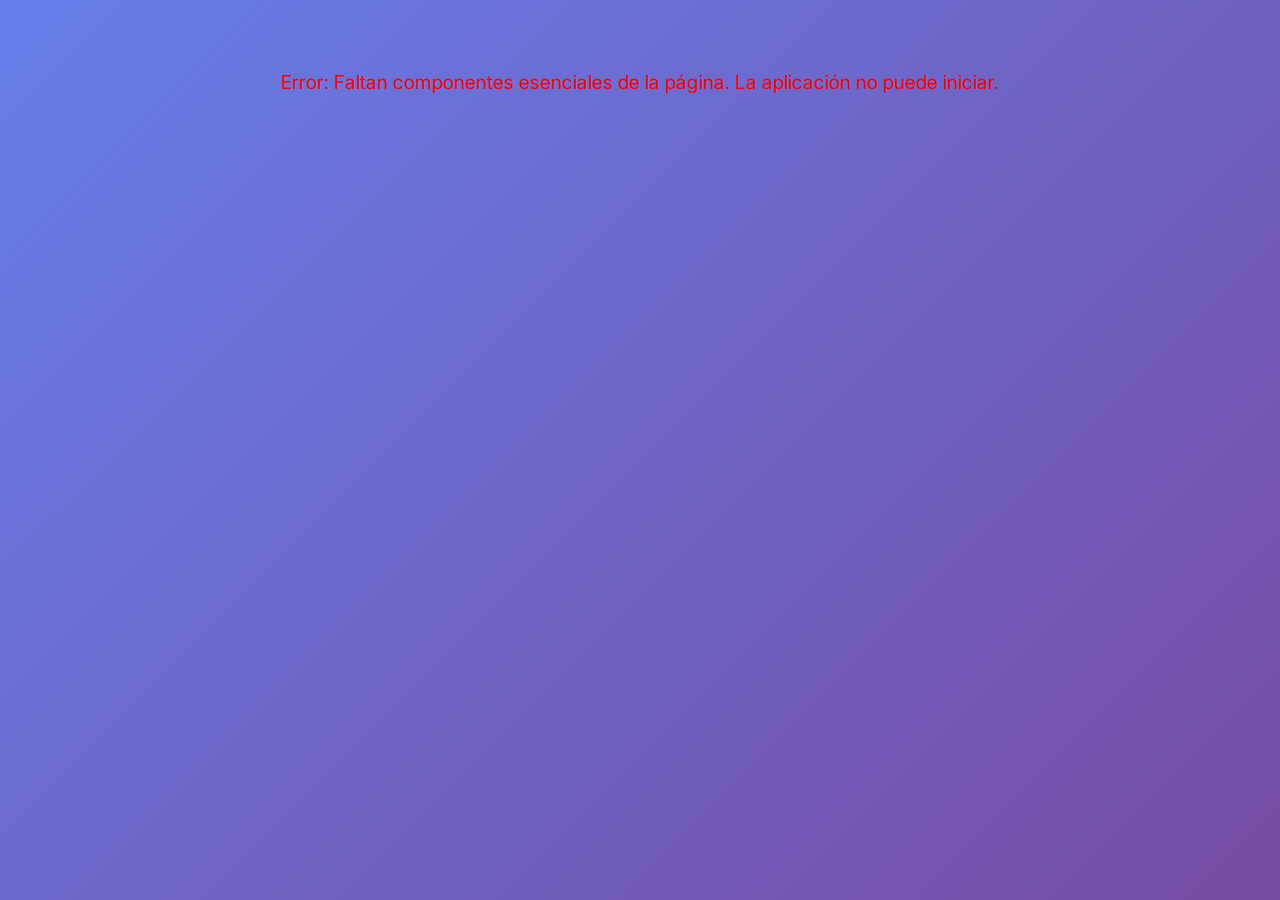
<file: Front/pages/laberinto.html>
<!DOCTYPE html>
<html lang="es">
<head>
    <meta charset="UTF-8">
    <meta name="viewport" content="width=device-width, initial-scale=1.0">
    <title>Visualizador de Matriz JSON</title>
    <link rel="stylesheet" href="../css/styles.css">
    <link rel="stylesheet" href="https://cdnjs.cloudflare.com/ajax/libs/font-awesome/6.0.0-beta3/css/all.min.css">
    <link href="https://fonts.googleapis.com/css2?family=Inter:wght@400;500;600;700&display=swap" rel="stylesheet">
</head>
<body>
    <div class="container">
        <header class="header">
            <div class="header-content">
                <div class="logo">
                    <i class="fas fa-th"></i> <!-- Changed icon -->
                    <h1>Visualizador de Matriz</h1>
                </div>
                <p class="subtitle">Carga un archivo JSON que contenga un campo "matrizInicial" para visualizarla como un mapa.</p>
            </div>
        </header>

        <section class="validator-section">
            <div class="validator-card">
                <div class="validator-header">
                    <h2><i class="fas fa-upload"></i> Cargar Archivo JSON</h2>
                </div>
                <div class="input-section">
                    <div class="file-input-wrapper">
                        <input type="file" id="jsonFile" class="file-input" accept=".json">
                        <label for="jsonFile" class="file-label" id="fileLabel">
                            <i class="fas fa-file-code"></i>
                            <span>Seleccionar archivo .json</span>
                        </label>
                    </div>
                    <p id="fileName" style="text-align: center; margin-top: 10px;"></p>
                    <button id="processJsonBtn" class="validate-btn" style="margin-top: 15px;" disabled>
                        <i class="fas fa-eye"></i> Visualizar Matriz
                    </button>
                </div>
            </div>
        </section>

        <section class="results-section" id="matrixDisplaySection" style="display:none;">
            <div class="results-header">
                <h3><i class="fas fa-map-marked-alt"></i> Matriz Visualizada</h3>
            </div>
            <div id="matrixGridContainer" class="matrix-grid-container">
                <!-- Matrix will be generated by JS here -->
            </div>
            <p id="jsonError" style="color: red; text-align: center; margin-top:10px;"></p>
        </section>

        <footer class="footer">
            <p>&copy; 2025 Mi Proyecto. Todos los derechos reservados. <a href="../index.html" class="validate-btn" style="text-decoration: none; display: inline-block; margin-left: 20px; padding: 8px 15px; font-size: 0.9em;">Volver al Inicio</a></p>
        </footer>
    </div>
    <script src="../js/maze_solver/solver.js"></script>
    <script src="../js/maze_solver/universe.js"></script>
    <script src="../js/maze_solver/table_logic.js"></script>
</body>
</html>
</file>
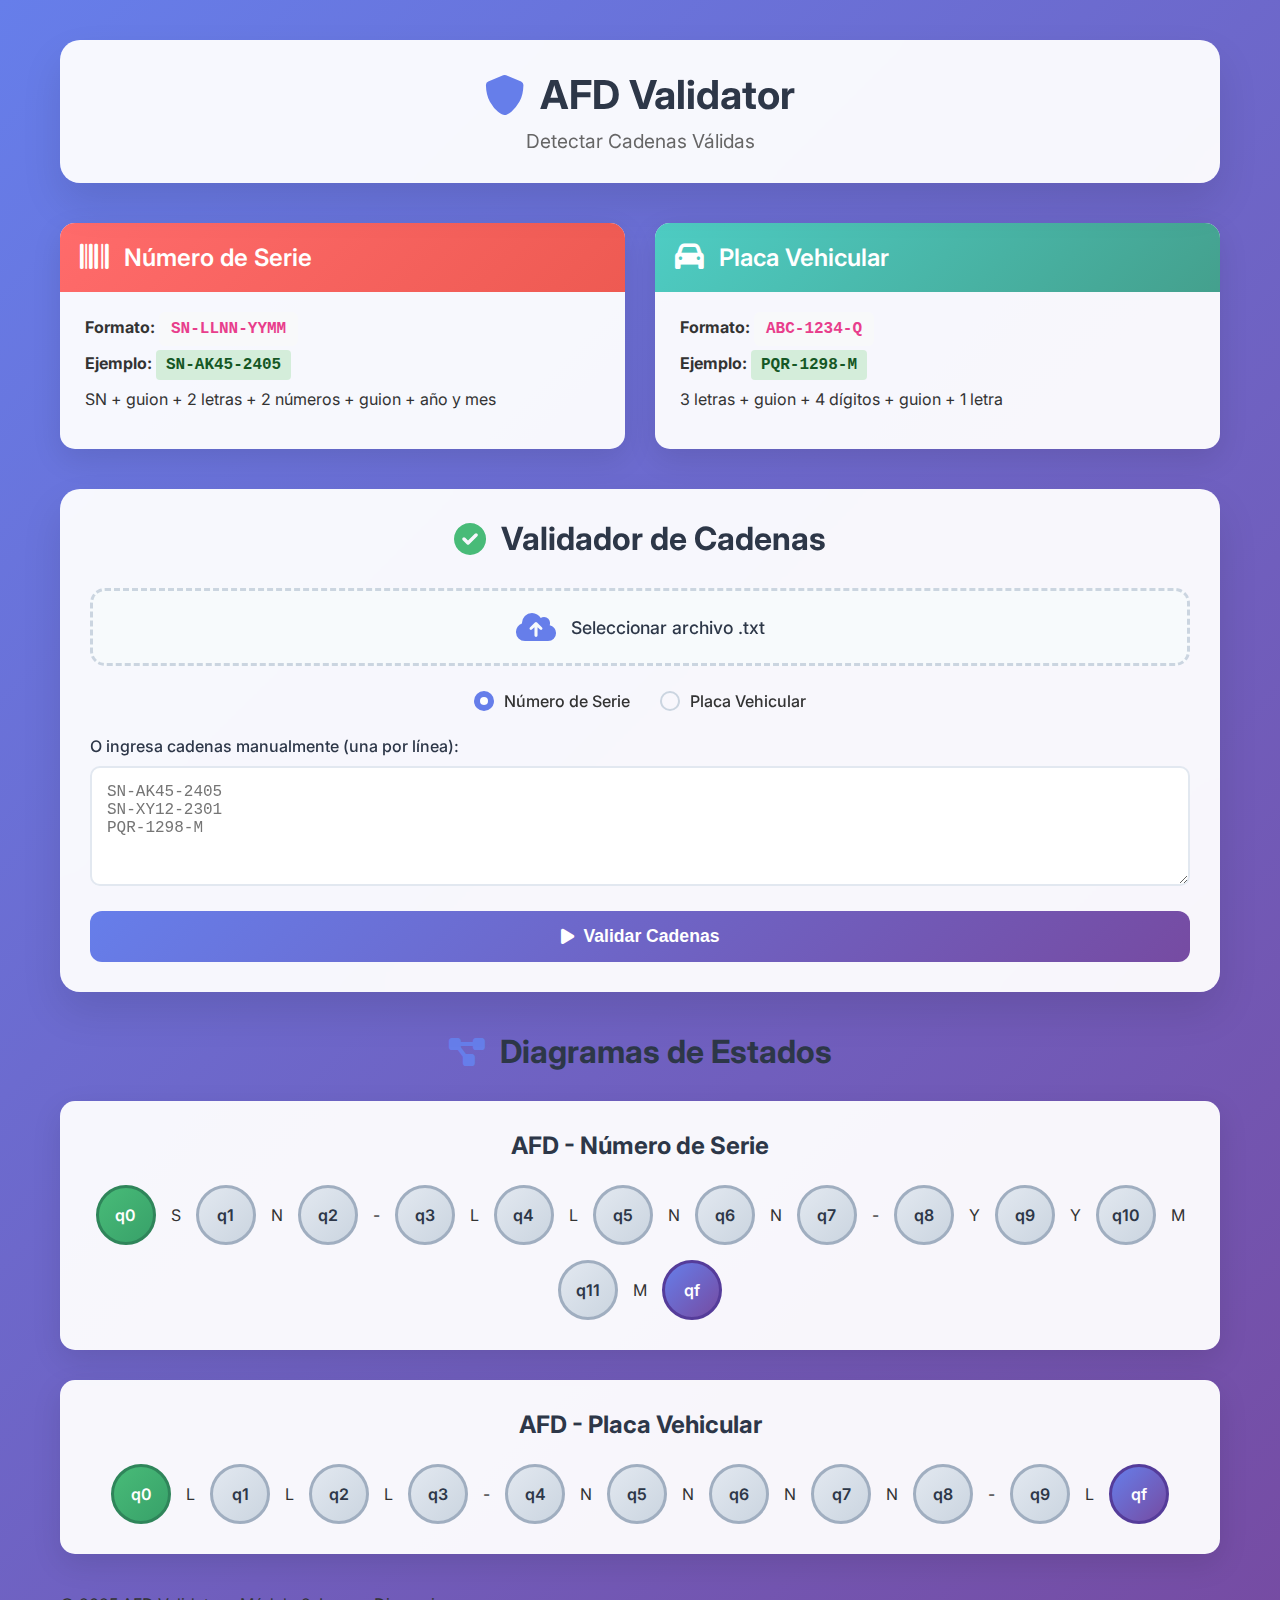
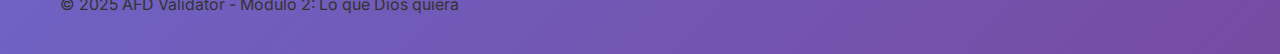
<file: Front/pages/regex.html>
<!DOCTYPE html>
<html lang="es">

<head>
    <meta charset="UTF-8">
    <meta name="viewport" content="width=device-width, initial-scale=1.0">
    <title>AFD Validator - Patrullas Sintácticas</title>
    <link rel="stylesheet" href="../css/styles.css">
    <link href="https://cdnjs.cloudflare.com/ajax/libs/font-awesome/6.0.0/css/all.min.css" rel="stylesheet">
    <link href="https://fonts.googleapis.com/css2?family=Inter:wght@300;400;500;600;700&display=swap" rel="stylesheet">
</head>

<body>
    <div class="container">
        <!-- Header -->
        <header class="header">
            <div class="header-content">
                <div class="logo">
                    <i class="fas fa-shield-alt"></i>
                    <h1>AFD Validator</h1>
                </div>
                <p class="subtitle">Detectar Cadenas Válidas</p>
            </div>
        </header>

        <!-- Main Content -->
        <main class="main-content">
            <!-- AFD Information Cards -->
            <section class="afd-info">
                <div class="info-card">
                    <div class="card-header serial">
                        <i class="fas fa-barcode"></i>
                        <h3>Número de Serie</h3>
                    </div>
                    <div class="card-body">
                        <div class="format">
                            <strong>Formato:</strong> <code>SN-LLNN-YYMM</code>
                        </div>
                        <div class="example">
                            <strong>Ejemplo:</strong> <span class="valid-example">SN-AK45-2405</span>
                        </div>
                        <div class="description">
                            SN + guion + 2 letras + 2 números + guion + año y mes
                        </div>
                    </div>
                </div>

                <div class="info-card">
                    <div class="card-header plate">
                        <i class="fas fa-car"></i>
                        <h3>Placa Vehicular</h3>
                    </div>
                    <div class="card-body">
                        <div class="format">
                            <strong>Formato:</strong> <code>ABC-1234-Q</code>
                        </div>
                        <div class="example">
                            <strong>Ejemplo:</strong> <span class="valid-example">PQR-1298-M</span>
                        </div>
                        <div class="description">
                            3 letras + guion + 4 dígitos + guion + 1 letra
                        </div>
                    </div>
                </div>
            </section>

            <!-- Validator Section -->
            <section class="validator-section">
                <div class="validator-card">
                    <div class="validator-header">
                        <h2><i class="fas fa-check-circle"></i> Validador de Cadenas</h2>
                    </div>

                    <!-- File Input -->
                    <div class="input-section">
                        <div class="file-input-wrapper">
                            <input type="file" id="fileInput" accept=".txt" class="file-input">
                            <label for="fileInput" class="file-label">
                                <i class="fas fa-cloud-upload-alt"></i>
                                <span>Seleccionar archivo .txt</span>
                            </label>
                        </div>

                        <!-- Validator Type Selection -->
                        <div class="type-selector">
                            <label class="type-option">
                                <input type="radio" name="validatorType" value="serial" checked>
                                <span class="radio-custom"></span>
                                <span class="radio-label">Número de Serie</span>
                            </label>
                            <label class="type-option">
                                <input type="radio" name="validatorType" value="plate">
                                <span class="radio-custom"></span>
                                <span class="radio-label">Placa Vehicular</span>
                            </label>
                        </div>

                        <!-- Manual Input -->
                        <div class="manual-input">
                            <label for="manualText">O ingresa cadenas manualmente (una por línea):</label>
                            <textarea id="manualText"
                                placeholder="SN-AK45-2405&#10;SN-XY12-2301&#10;PQR-1298-M"></textarea>
                        </div>

                        <button id="validateBtn" class="validate-btn">
                            <i class="fas fa-play"></i>
                            Validar Cadenas
                        </button>
                    </div>

                    <!-- Results -->
                    <div id="results" class="results-section" style="display: none;">
                        <div class="results-header">
                            <h3><i class="fas fa-clipboard-list"></i> Resultados de Validación</h3>
                            <div class="results-summary">
                                <span id="validCount" class="count valid">0 válidas</span>
                                <span id="invalidCount" class="count invalid">0 inválidas</span>
                            </div>
                        </div>
                        <div id="resultsList" class="results-list"></div>
                    </div>
                </div>
            </section>

            <!-- State Diagrams -->
            <section class="diagrams-section">
                <h2><i class="fas fa-project-diagram"></i> Diagramas de Estados</h2>

                <div class="diagram-container">
                    <h3>AFD - Número de Serie</h3>
                    <div class="diagram serial-diagram">
                        <div class="states-flow">
                            <div class="state initial">q0</div>
                            <div class="arrow">S</div>
                            <div class="state">q1</div>
                            <div class="arrow">N</div>
                            <div class="state">q2</div>
                            <div class="arrow">-</div>
                            <div class="state">q3</div>
                            <div class="arrow">L</div>
                            <div class="state">q4</div>
                            <div class="arrow">L</div>
                            <div class="state">q5</div>
                            <div class="arrow">N</div>
                            <div class="state">q6</div>
                            <div class="arrow">N</div>
                            <div class="state">q7</div>
                            <div class="arrow">-</div>
                            <div class="state">q8</div>
                            <div class="arrow">Y</div>
                            <div class="state">q9</div>
                            <div class="arrow">Y</div>
                            <div class="state">q10</div>
                            <div class="arrow">M</div>
                            <div class="state">q11</div>
                            <div class="arrow">M</div>
                            <div class="state final">qf</div>
                        </div>
                    </div>
                </div>

                <div class="diagram-container">
                    <h3>AFD - Placa Vehicular</h3>
                    <div class="diagram plate-diagram">
                        <div class="states-flow">
                            <div class="state initial">q0</div>
                            <div class="arrow">L</div>
                            <div class="state">q1</div>
                            <div class="arrow">L</div>
                            <div class="state">q2</div>
                            <div class="arrow">L</div>
                            <div class="state">q3</div>
                            <div class="arrow">-</div>
                            <div class="state">q4</div>
                            <div class="arrow">N</div>
                            <div class="state">q5</div>
                            <div class="arrow">N</div>
                            <div class="state">q6</div>
                            <div class="arrow">N</div>
                            <div class="state">q7</div>
                            <div class="arrow">N</div>
                            <div class="state">q8</div>
                            <div class="arrow">-</div>
                            <div class="state">q9</div>
                            <div class="arrow">L</div>
                            <div class="state final">qf</div>
                        </div>
                    </div>
                </div>
            </section>
        </main>

        <!-- Footer -->
        <footer class="footer">
            <p>&copy; 2025 AFD Validator - Módulo 2: Lo que Dios quiera</p>
        </footer>
    </div>

    <script src="../js/automatas/script.js"></script>
</body>

</html>
</file>
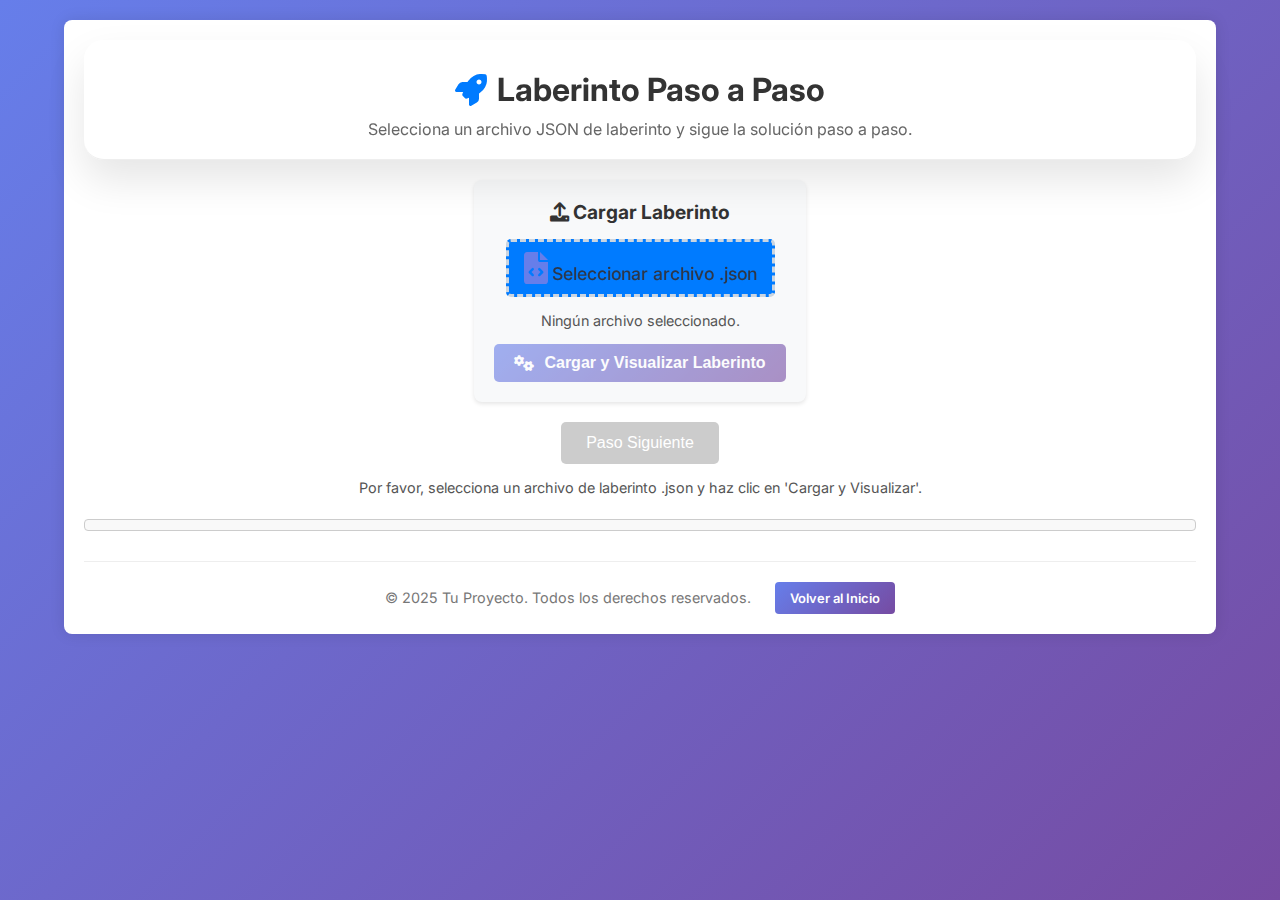
<file: Front/pages/table_page.html>
<!DOCTYPE html>
<html lang="es">
<head>
    <meta charset="UTF-8">
    <meta name="viewport" content="width=device-width, initial-scale=1.0">
    <title>Visualizador de Laberinto - Paso a Paso</title>
    <link rel="stylesheet" href="../css/styles.css">
    <link rel="stylesheet" href="https://cdnjs.cloudflare.com/ajax/libs/font-awesome/6.0.0-beta3/css/all.min.css">
    <link href="https://fonts.googleapis.com/css2?family=Inter:wght@400;500;600;700&display=swap" rel="stylesheet">
</head>
<body class="table-page-layout"> <!-- Added class -->
    <div class="container">
        <header class="header">
            <div class="logo">
                <i class="fas fa-rocket"></i>
                <h1>Laberinto Paso a Paso</h1>
            </div>
            <p class="subtitle">Selecciona un archivo JSON de laberinto y sigue la solución paso a paso.</p>
        </header>

        <section class="file-load-section"> <!-- Inline style removed -->
            <div class="input-section"> <!-- Inline style removed -->
                <h2><i class="fas fa-upload"></i> Cargar Laberinto</h2> <!-- Inline style removed -->
                <div class="file-input-wrapper"> <!-- Inline style removed -->
                    <input type="file" id="jsonFile" class="file-input" accept=".json"> <!-- Inline style removed -->
                    <label for="jsonFile" class="file-label" id="fileLabel"> <!-- Inline style removed -->
                        <i class="fas fa-file-code"></i>
                        <span>Seleccionar archivo .json</span>
                    </label>
                </div>
                <p id="fileName">Ningún archivo seleccionado.</p> <!-- Inline style removed -->
                <button id="loadMatrixButton" class="validate-btn" disabled> <!-- Inline style removed -->
                    <i class="fas fa-cogs"></i> Cargar y Visualizar Laberinto
                </button>
            </div>
        </section>

        <section class="maze-section">
            <div class="maze-controls">
                <button id="next-step-button">Paso Siguiente</button>
                <p id="solution-status">Por favor, carga un archivo de laberinto.</p>
            </div>
            <div id="matrix-container">
                <!-- La matriz se generará aquí por JavaScript -->
            </div>
        </section>

        <footer class="footer">
            <p>&copy; 2025 Tu Proyecto. Todos los derechos reservados.
                <a href="../index.html" class="validate-btn">Volver al Inicio</a>
            </p>
        </footer>
    </div>

    <!-- Scripts: Universe and MazeSolver must be loaded before table_logic.js -->
    <script src="../js/maze_solver/universe.js"></script>
    <script src="../js/maze_solver/solver.js"></script>
    <script src="../js/maze_solver/table_logic.js"></script>
</body>
</html>
</file>
<file: Front/css/styles.css>
* {
    margin: 0;
    padding: 0;
    box-sizing: border-box;
}

body {
    font-family: 'Inter', sans-serif;
    background: linear-gradient(135deg, #667eea 0%, #764ba2 100%);
    min-height: 100vh;
    color: #333;
    display: flex; /* Added */
    flex-direction: column; /* Added */
    align-items: center; /* Added to center content like .container or #matrixDisplaySection */
    padding: 20px; /* Added some padding to body */
}

.container {
    max-width: 1200px;
    margin: 0 auto;
    padding: 20px;
}

/* Header Styles */
.header {
    text-align: center;
    margin-bottom: 40px;
    background: rgba(255, 255, 255, 0.95);
    border-radius: 20px;
    padding: 30px;
    box-shadow: 0 20px 40px rgba(0, 0, 0, 0.1);
    backdrop-filter: blur(10px);
}

.header-content .logo {
    display: flex;
    align-items: center;
    justify-content: center;
    gap: 15px;
    margin-bottom: 10px;
}

.header-content .logo i {
    font-size: 2.5em;
    color: #667eea;
}

.header-content h1 {
    font-size: 2.5em;
    font-weight: 700;
    color: #2d3748;
}

.subtitle {
    font-size: 1.2em;
    color: #666;
    font-weight: 400;
}

/* AFD Info Cards */
.afd-info {
    display: grid;
    grid-template-columns: repeat(auto-fit, minmax(350px, 1fr));
    gap: 30px;
    margin-bottom: 40px;
}

.info-card {
    background: rgba(255, 255, 255, 0.95);
    border-radius: 15px;
    overflow: hidden;
    box-shadow: 0 10px 30px rgba(0, 0, 0, 0.1);
    transition: transform 0.3s ease, box-shadow 0.3s ease;
}

.info-card:hover {
    transform: translateY(-5px);
    box-shadow: 0 20px 40px rgba(0, 0, 0, 0.15);
}

.card-header {
    padding: 20px;
    color: white;
    display: flex;
    align-items: center;
    gap: 15px;
}

.card-header.serial {
    background: linear-gradient(135deg, #ff6b6b, #ee5a52);
}

.card-header.plate {
    background: linear-gradient(135deg, #4ecdc4, #44a08d);
}

.card-header i {
    font-size: 1.8em;
}

.card-header h3 {
    font-size: 1.5em;
    font-weight: 600;
}

.card-body {
    padding: 25px;
}

.format,
.example,
.description {
    margin-bottom: 15px;
}

.format code {
    background: #f8f9fa;
    padding: 8px 12px;
    border-radius: 6px;
    font-family: 'Courier New', monospace;
    font-weight: 600;
    color: #e83e8c;
}

.valid-example {
    background: #d4edda;
    color: #155724;
    padding: 6px 10px;
    border-radius: 4px;
    font-family: 'Courier New', monospace;
    font-weight: 600;
}

/* Validator Section */
.validator-section {
    margin-bottom: 40px;
}

.validator-card {
    background: rgba(255, 255, 255, 0.95);
    border-radius: 20px;
    padding: 30px;
    box-shadow: 0 20px 40px rgba(0, 0, 0, 0.1);
    backdrop-filter: blur(10px);
}

.validator-header {
    text-align: center;
    margin-bottom: 30px;
}

.validator-header h2 {
    font-size: 2em;
    color: #2d3748;
    display: flex;
    align-items: center;
    justify-content: center;
    gap: 15px;
}

.validator-header i {
    color: #48bb78;
}

/* Input Section */
.input-section {
    display: flex;
    flex-direction: column;
    gap: 25px;
}

.file-input-wrapper {
    position: relative;
}

.file-input {
    position: absolute;
    opacity: 0;
    width: 0;
    height: 0;
}

.file-label {
    display: flex;
    align-items: center;
    justify-content: center;
    gap: 15px;
    padding: 20px;
    border: 3px dashed #cbd5e0;
    border-radius: 15px;
    cursor: pointer;
    transition: all 0.3s ease;
    background: #f7fafc;
}

.file-label:hover {
    border-color: #667eea;
    background: #edf2f7;
}

.file-label i {
    font-size: 2em;
    color: #667eea;
}

.file-label span {
    font-size: 1.1em;
    font-weight: 500;
    color: #2d3748;
}

.file-selected {
    border-color: #48bb78 !important;
    background: #f0fff4 !important;
}

.file-selected i {
    color: #48bb78 !important;
}

/* Type Selector */
.type-selector {
    display: flex;
    gap: 30px;
    justify-content: center;
}

.type-option {
    display: flex;
    align-items: center;
    gap: 10px;
    cursor: pointer;
    font-weight: 500;
}

.type-option input[type="radio"] {
    display: none;
}

.radio-custom {
    width: 20px;
    height: 20px;
    border: 2px solid #cbd5e0;
    border-radius: 50%;
    position: relative;
    transition: all 0.3s ease;
}

.type-option input[type="radio"]:checked+.radio-custom {
    border-color: #667eea;
    background: #667eea;
}

.type-option input[type="radio"]:checked+.radio-custom::after {
    content: '';
    position: absolute;
    top: 50%;
    left: 50%;
    width: 8px;
    height: 8px;
    background: white;
    border-radius: 50%;
    transform: translate(-50%, -50%);
}

/* Manual Input */
.manual-input {
    display: flex;
    flex-direction: column;
    gap: 10px;
}

.manual-input label {
    font-weight: 500;
    color: #2d3748;
}

.manual-input textarea {
    padding: 15px;
    border: 2px solid #e2e8f0;
    border-radius: 10px;
    font-size: 1em;
    font-family: 'Courier New', monospace;
    resize: vertical;
    min-height: 120px;
    transition: border-color 0.3s ease;
}

.manual-input textarea:focus {
    outline: none;
    border-color: #667eea;
}

/* Validate Button */
.validate-btn {
    background: linear-gradient(135deg, #667eea, #764ba2);
    color: white;
    border: none;
    padding: 15px 30px;
    border-radius: 12px;
    font-size: 1.1em;
    font-weight: 600;
    cursor: pointer;
    transition: all 0.3s ease;
    display: flex;
    align-items: center;
    justify-content: center;
    gap: 10px;
}

.validate-btn:hover {
    transform: translateY(-2px);
    box-shadow: 0 10px 25px rgba(102, 126, 234, 0.4);
}

.validate-btn:active {
    transform: translateY(0);
}

.validate-btn:disabled {
    opacity: 0.6;
    cursor: not-allowed;
    transform: none;
    box-shadow: none;
}

/* Results Section */
.results-section {
    margin-top: 30px;
    padding-top: 30px;
    border-top: 2px solid #e2e8f0;
}

.results-header {
    display: flex;
    justify-content: space-between;
    align-items: center;
    margin-bottom: 20px;
}

.results-header h3 {
    display: flex;
    align-items: center;
    gap: 10px;
    color: #2d3748;
}

.results-summary {
    display: flex;
    gap: 15px;
}

.count {
    padding: 8px 16px;
    border-radius: 20px;
    font-weight: 600;
    font-size: 0.9em;
}

.count.valid {
    background: #d4edda;
    color: #155724;
}

.count.invalid {
    background: #f8d7da;
    color: #721c24;
}

.results-list {
    display: flex;
    flex-direction: column;
    gap: 15px;
}

.result-item {
    padding: 20px;
    border-radius: 12px;
    border-left: 5px solid;
    transition: all 0.3s ease;
}

.result-item:hover {
    transform: translateX(5px);
}

.result-item.valid {
    background: #d4edda;
    border-left-color: #28a745;
}

.result-item.invalid {
    background: #f8d7da;
    border-left-color: #dc3545;
}

.result-header {
    display: flex;
    align-items: center;
    gap: 15px;
    margin-bottom: 10px;
}

.result-icon {
    font-size: 1.2em;
}

.result-icon.valid {
    color: #28a745;
}

.result-icon.invalid {
    color: #dc3545;
}

.result-line {
    font-weight: 600;
    color: #2d3748;
}

.result-string {
    font-family: 'Courier New', monospace;
    background: rgba(255, 255, 255, 0.7);
    padding: 8px 12px;
    border-radius: 6px;
    margin: 10px 0;
}

.result-message {
    color: #666;
    font-size: 0.95em;
}

/* Diagrams Section */
.diagrams-section {
    margin-bottom: 40px;
}

.diagrams-section h2 {
    text-align: center;
    color: #2d3748;
    font-size: 2em;
    margin-bottom: 30px;
    display: flex;
    align-items: center;
    justify-content: center;
    gap: 15px;
}

.diagrams-section h2 i {
    color: #667eea;
}

.diagram-container {
    background: rgba(255, 255, 255, 0.95);
    border-radius: 15px;
    padding: 30px;
    margin-bottom: 30px;
    box-shadow: 0 10px 30px rgba(0, 0, 0, 0.1);
}

.diagram-container h3 {
    text-align: center;
    color: #2d3748;
    margin-bottom: 25px;
    font-size: 1.5em;
}

.states-flow {
    display: flex;
    align-items: center;
    justify-content: center;
    flex-wrap: wrap;
    gap: 15px;
}

.state {
    width: 60px;
    height: 60px;
    border-radius: 50%;
    background: linear-gradient(135deg, #e2e8f0, #cbd5e0);
    display: flex;
    align-items: center;
    justify-content: center;
    font-weight: 600;
    color: #2d3748;
    border: 3px solid #a0aec0;
    transition: all 0.3s ease;
}

.state:hover {
    transform: scale(1.1);
    box-shadow: 0 5px 15px rgba(0, 0, 0, 0.2);
}

.state.initial {
    background: linear-gradient(135deg, #48bb78, #38a169);
    color: white;
    border-color: #2f855a;
}

.state.final {
    background: linear-gradient(135deg, #667eea, #764ba2);
    color: white;
    border-color: #553c9a;
}

/* Styles for Matrix Display (table_page.html) */
#matrixDisplaySection {
    margin-top: 30px;
    background: rgba(255, 255, 255, 0.9);
    padding: 20px;
    border-radius: 15px;
    box-shadow: 0 10px 30px rgba(0, 0, 0, 0.1);
    width: 90%; /* Use a good portion of the available width */
    max-width: 1600px; /* Max width for very large screens */
    margin-left: auto; /* Center the section */
    margin-right: auto;
    display: flex; /* Use flex to manage layout of children, e.g., centering the grid */
    flex-direction: column; /* Stack children vertically */
    align-items: center; /* Center children (like the grid container) horizontally */
}

#matrixGridContainer {
    display: grid;
    gap: 2px; /* Small gap between cells */
    background-color: #ccc; /* Border color for the grid */
    border: 1px solid #ccc;
    margin: 20px 0; /* Adjusted margin, horizontal centering handled by parent flex */
    overflow: auto; /* Enable scrollbars if content exceeds dimensions */
    width: fit-content; /* Grid itself should be as wide as its content */
    max-width: 100%; /* But not wider than its parent section */
    max-height: 88vh; /* Max height of 88% of viewport height, then scroll */
}

.matrix-cell {
    width: 20px; /* Fixed width */
    height: 20px; /* Fixed height */
    display: flex;
    justify-content: center;
    align-items: center;
    background-color: #fff; /* Default cell background */
    font-size: 0.6em; /* Adjusted font size for smaller cells */
    font-weight: bold;
    border: 1px solid #eee; /* Light border for cells */
    box-sizing: border-box; /* Include padding and border in the element\'s total width and height */
}

.matrix-cell svg {
    width: 16px; /* Explicit size for SVGs in small cells */
    height: 16px; /* Explicit size for SVGs in small cells */
}

/* Tooltip styling (browser default, but can be enhanced if needed) */
.matrix-cell[title] {
    cursor: help;
}

/* Error message styling for JSON processing */
#jsonErrorDisplay {
    color: #dc3545; /* Bootstrap danger color */
    font-weight: bold;
    margin-top: 10px;
}

/* File input specific styling if needed for table_page.html */
#jsonFileInputLabel {
    display: block; /* Or inline-block */
    margin: 15px auto;
    padding: 12px 20px;
    background-color: #667eea;
    color: white;
    border: none;
    border-radius: 8px;
    cursor: pointer;
    transition: background-color 0.3s ease;
    text-align: center;
    max-width: 300px;
}

#jsonFileInputLabel:hover {
    background-color: #5a67d8;
}

#fileNameDisplay {
    margin-top: 5px;
    font-size: 0.9em;
    color: #555;
    text-align: center;
}

#processJsonBtn {
    display: block;
    margin: 15px auto;
    padding: 12px 25px;
    background-color: #48bb78; /* Green */
    color: white;
    border: none;
    border-radius: 8px;
    font-size: 1em;
    font-weight: 500;
    cursor: pointer;
    transition: background-color 0.3s ease;
}

#processJsonBtn:disabled {
    background-color: #a0aec0; /* Gray when disabled */
    cursor: not-allowed;
}

#processJsonBtn:hover:not(:disabled) {
    background-color: #38a169;
}

/* Styles for table_page.html */
.table-page-layout {
    font-family: 'Inter', sans-serif;
    background-color: #f0f2f5;
    color: #333;
    margin: 0;
    padding: 0;
    display: flex;
    flex-direction: column;
    align-items: center;
    min-height: 100vh;
}

.table-page-layout .container {
    width: 90%;
    max-width: 1200px;
    margin: 20px auto;
    background-color: #fff;
    padding: 20px;
    border-radius: 8px;
    box-shadow: 0 0 15px rgba(0,0,0,0.1);
}

.table-page-layout .header {
    text-align: center;
    padding-bottom: 20px;
    border-bottom: 1px solid #eee;
    margin-bottom: 20px;
}

.table-page-layout .header .logo {
    display: flex;
    align-items: center;
    justify-content: center;
    margin-bottom: 10px;
}

.table-page-layout .header .logo i {
    font-size: 2em;
    color: #007bff; /* Primary color */
    margin-right: 10px;
}

.table-page-layout .header h1 {
    font-size: 2em;
    color: #333;
    margin: 0;
}

.table-page-layout .subtitle {
    font-size: 1em;
    color: #666;
}

.table-page-layout .maze-section {
    text-align: center;
}

.table-page-layout .maze-controls {
    margin-bottom: 20px;
}

.table-page-layout #next-step-button {
    background-color: #007bff;
    color: white;
    border: none;
    padding: 12px 25px;
    font-size: 1em;
    border-radius: 5px;
    cursor: pointer;
    transition: background-color 0.3s ease;
}

.table-page-layout #next-step-button:hover {
    background-color: #0056b3;
}

.table-page-layout #next-step-button:disabled {
    background-color: #ccc;
    cursor: not-allowed;
}

.table-page-layout #solution-status {
    margin-top: 15px;
    font-size: 0.9em;
    color: #555;
    min-height: 20px;
}

.table-page-layout #matrix-container { /* Adapted from matrixGridContainer */
    display: grid;
    border: 1px solid #ccc; /* Lighter border */
    margin: 20px auto; /* Centered */
    justify-content: center; /* Center grid items if grid itself is wider */
    background-color: #f9f9f9; /* Light background for the grid */
    padding: 5px; /* Padding around the cells */
    border-radius: 4px;
}

.table-page-layout .matrix-cell {
    width: 28px; /* Slightly smaller for potentially large matrices */
    height: 28px;
    border: 1px solid #ddd; /* Lighter cell borders */
    display: flex;
    justify-content: center;
    align-items: center;
    font-size: 0.7em; /* Smaller font for cell content */
    box-sizing: border-box;
    background-color: #fff; /* Default cell background */
    color: #333; /* Default text color for costs */
    font-weight: 500;
}

.table-page-layout .cell-icon {
    width: 70%; /* Adjust icon size within cell */
    height: 70%;
    object-fit: contain;
}

.table-page-layout .black-hole-cell,
.table-page-layout .star-cell,
.table-page-layout .wormhole-cell,
.table-page-layout .recharge-cell {
    background-color: #e9ecef; /* Slightly different background for icon cells if needed */
}

.table-page-layout .spaceship { /* Current position of the spaceship */
    background-color: #28a745 !important; /* Green for spaceship */
    color: white;
    font-weight: bold;
    border: 2px solid #1e7e34; /* Darker green border */
}

.table-page-layout .origin {
    background-color: #ffc107; /* Yellow for origin */
    color: #333;
}

.table-page-layout .destination {
    background-color: #dc3545; /* Red for destination */
    color: white;
}

.table-page-layout .black-hole {
    background-color: #343a40; /* Dark grey for black hole */
    color: white;
}

.table-page-layout .path { /* Cells that are part of the solution path already traversed */
    background-color: #17a2b8; /* Cyan for path */
    opacity: 0.7;
}

.table-page-layout .current-step { /* More specific highlighting for the current step if needed, can be same as .spaceship */
    background-color: #28a745 !important;
    color: white;
    font-weight: bold;
    border: 2px solid #1e7e34;
    box-shadow: 0 0 8px rgba(40, 167, 69, 0.7); /* Glow effect */
}

.table-page-layout .footer {
    text-align: center;
    padding-top: 20px;
    border-top: 1px solid #eee;
    margin-top: 30px;
    font-size: 0.9em;
    color: #777;
}

.table-page-layout .footer a.validate-btn { /* Style for the return button */
    color: #fff;
    background-color: #6c757d; /* Secondary button color */
    text-decoration: none;
    display: inline-block;
    margin-left: 20px;
    padding: 8px 15px;
    font-size: 0.9em;
    border-radius: 4px;
    transition: background-color 0.3s ease;
}

.table-page-layout .footer a.validate-btn:hover {
    background-color: #5a6268;
}

/* New styles for file upload section in table_page.html */
.table-page-layout .file-load-section {
    text-align: center;
    margin-bottom: 20px;
}

.table-page-layout .input-section {
    background-color: #f8f9fa;
    padding: 20px;
    border-radius: 8px;
    display: inline-block;
    box-shadow: 0 2px 4px rgba(0,0,0,0.1);
}

.table-page-layout .input-section h2 {
    margin-top: 0;
    margin-bottom: 15px;
    font-size: 1.2em;
    color: #333;
}

.table-page-layout .file-input-wrapper {
    margin-bottom: 15px;
}

.table-page-layout .file-input {
    display: none; /* Hides the default file input */
}

.table-page-layout .file-label {
    background-color: #007bff;
    color: white;
    padding: 10px 15px;
    border-radius: 5px;
    cursor: pointer;
    display: inline-block;
    transition: background-color 0.3s ease;
}

.table-page-layout .file-label:hover {
    background-color: #0056b3;
}

.table-page-layout #fileName {
    margin-top: 0;
    margin-bottom: 15px;
    font-size: 0.9em;
    color: #555;
}

.table-page-layout #loadMatrixButton {
    background-color: #28a745;
    color: white;
    padding: 10px 20px;
    border-radius: 5px;
    border: none;
    cursor: pointer;
    font-size: 1em;
}

.table-page-layout #loadMatrixButton:disabled {
    background-color: #ccc;
    cursor: not-allowed;
}

/* Path Visualization Styles (already in styles.css, ensure no conflict or adapt if specific to table_page) */
/* These might be general enough, or prefix with .table-page-layout if they are truly specific */
.table-page-layout .matrix-cell.path-cell {
    background-color: rgba(0, 255, 0, 0.3); /* Light green for path */
}

.table-page-layout .matrix-cell.path-start {
    background-color: rgba(0, 0, 255, 0.5); /* Blue for start */
}

.table-page-layout .matrix-cell.path-end {
    background-color: rgba(255, 0, 0, 0.5); /* Red for end */
}
</file>
